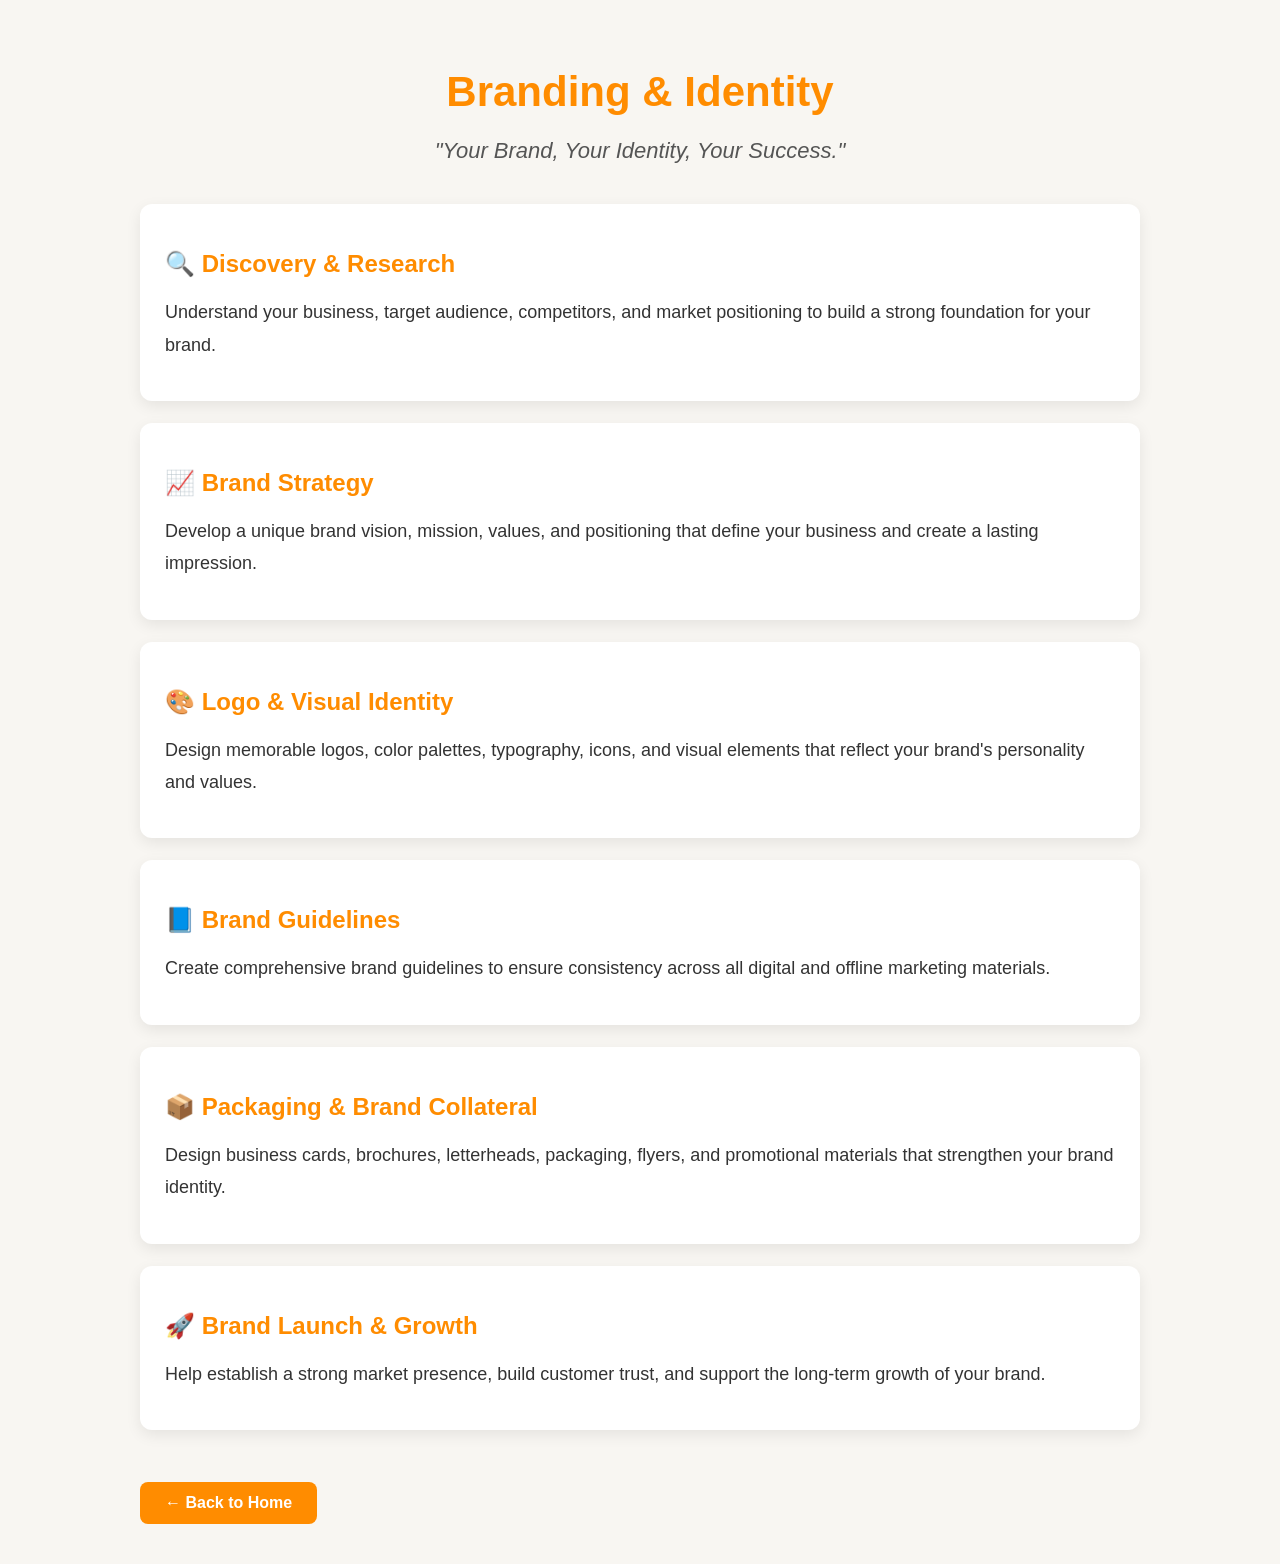
<file: branding.html>
<!DOCTYPE html>
<html lang="en">
<head>
<meta charset="UTF-8">
<meta name="viewport" content="width=device-width, initial-scale=1.0">
<title>Branding & Identity | Varalakshmi Creatives</title>

<style>
body{
    font-family:'Poppins',sans-serif;
    background:#f8f6f2;
    margin:0;
    padding:40px;
}

.container{
    max-width:1000px;
    margin:0 auto;
}

h1{
    text-align:center;
    color:#ff8c00;
    font-size:42px;
    margin-bottom:10px;
}

.tagline{
    text-align:center;
    font-size:22px;
    color:#555;
    margin-bottom:40px;
}

.service-point{
    background:#fff;
    padding:22px 25px;
    margin-bottom:22px;
    border-radius:12px;
    box-shadow:0 5px 15px rgba(0,0,0,.08);
}

.service-point h3{
    color:#ff8c00;
    margin-bottom:10px;
    font-size:24px;
}

.service-point p{
    font-size:18px;
    line-height:1.8;
    color:#333;
}

.back-btn{
    display:inline-block;
    margin-top:30px;
    padding:12px 25px;
    background:#ff8c00;
    color:#fff;
    text-decoration:none;
    border-radius:8px;
    font-weight:600;
    transition:.3s;
}

.back-btn:hover{
    background:#e67e00;
}
</style>

</head>

<body>

<div class="container">

<h1>Branding & Identity</h1>

<p class="tagline"><em>"Your Brand, Your Identity, Your Success."</em></p>

<div class="service-point">
    <h3>🔍 Discovery & Research</h3>
    <p>Understand your business, target audience, competitors, and market positioning to build a strong foundation for your brand.</p>
</div>

<div class="service-point">
    <h3>📈 Brand Strategy</h3>
    <p>Develop a unique brand vision, mission, values, and positioning that define your business and create a lasting impression.</p>
</div>

<div class="service-point">
    <h3>🎨 Logo & Visual Identity</h3>
    <p>Design memorable logos, color palettes, typography, icons, and visual elements that reflect your brand's personality and values.</p>
</div>

<div class="service-point">
    <h3>📘 Brand Guidelines</h3>
    <p>Create comprehensive brand guidelines to ensure consistency across all digital and offline marketing materials.</p>
</div>

<div class="service-point">
    <h3>📦 Packaging & Brand Collateral</h3>
    <p>Design business cards, brochures, letterheads, packaging, flyers, and promotional materials that strengthen your brand identity.</p>
</div>

<div class="service-point">
    <h3>🚀 Brand Launch & Growth</h3>
    <p>Help establish a strong market presence, build customer trust, and support the long-term growth of your brand.</p>
</div>

<a href="index.html" class="back-btn">← Back to Home</a>

</div>

</body>
</html>
</file>
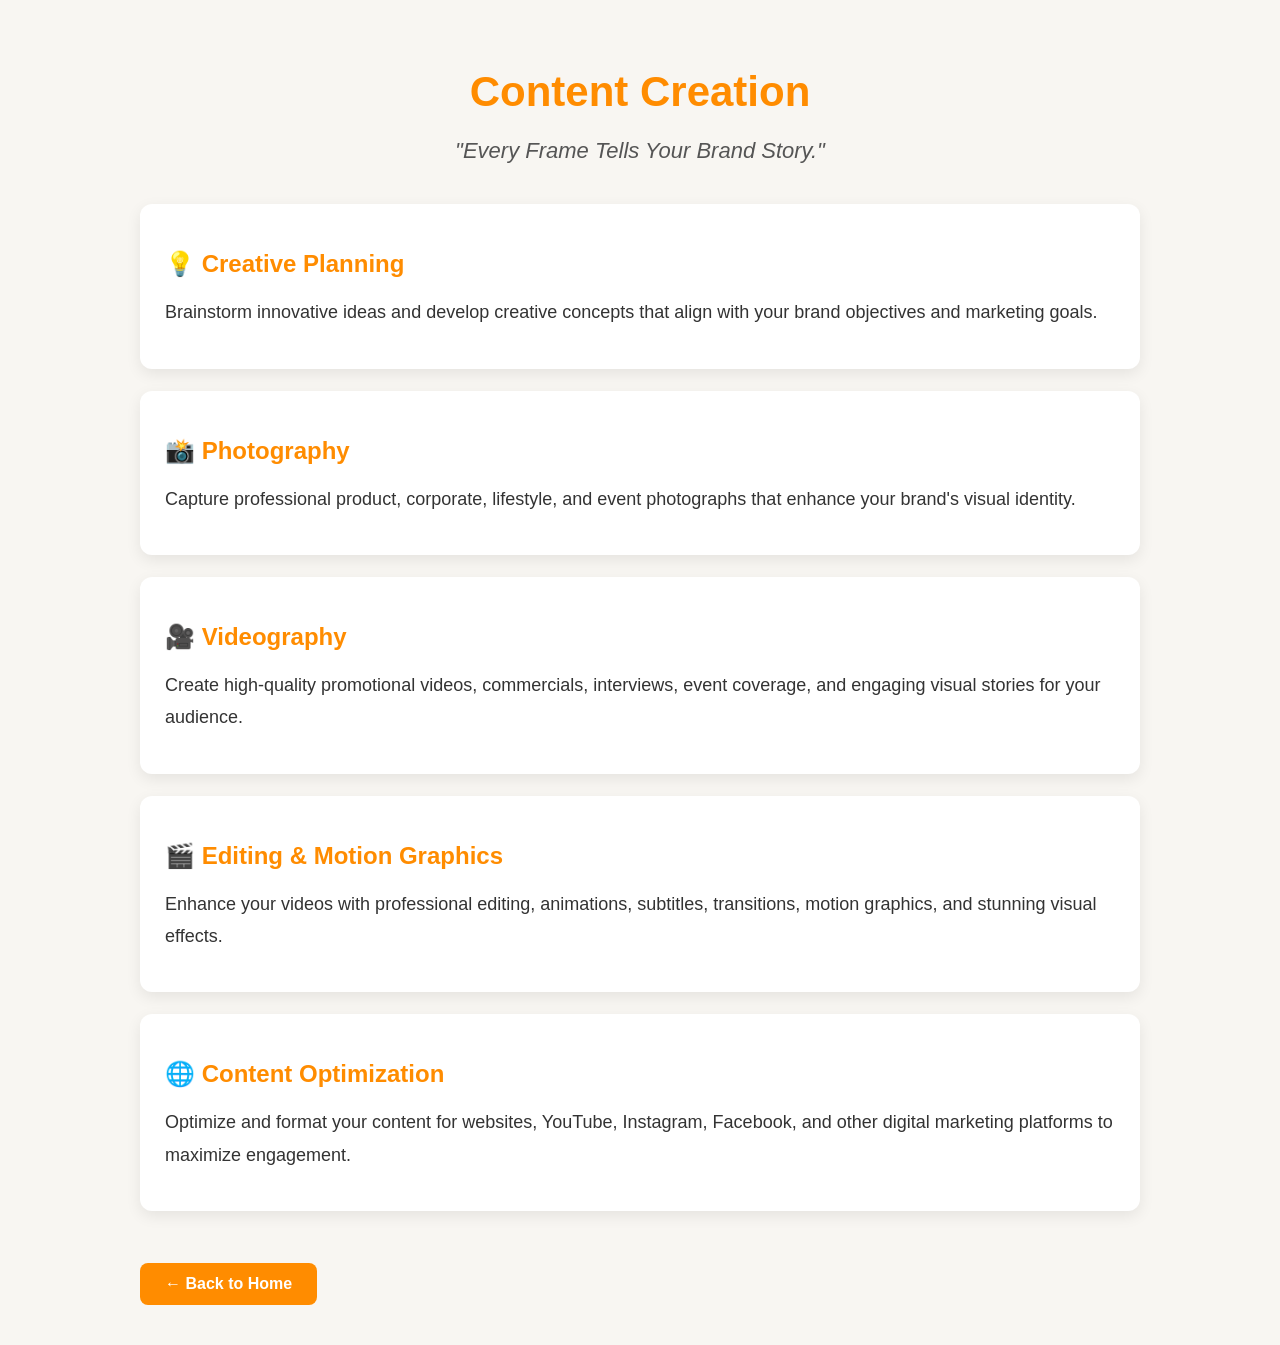
<file: content.html>
<!DOCTYPE html>
<html lang="en">
<head>
<meta charset="UTF-8">
<meta name="viewport" content="width=device-width, initial-scale=1.0">
<title>Content Creation | Varalakshmi Creatives</title>

<style>
body{
    font-family:'Poppins',sans-serif;
    background:#f8f6f2;
    margin:0;
    padding:40px;
}

.container{
    max-width:1000px;
    margin:0 auto;
}

h1{
    text-align:center;
    color:#ff8c00;
    font-size:42px;
    margin-bottom:10px;
}

.tagline{
    text-align:center;
    font-size:22px;
    color:#555;
    margin-bottom:40px;
}

.service-point{
    background:#fff;
    padding:22px 25px;
    margin-bottom:22px;
    border-radius:12px;
    box-shadow:0 5px 15px rgba(0,0,0,.08);
}

.service-point h3{
    color:#ff8c00;
    margin-bottom:10px;
    font-size:24px;
}

.service-point p{
    font-size:18px;
    line-height:1.8;
    color:#333;
}

.back-btn{
    display:inline-block;
    margin-top:30px;
    padding:12px 25px;
    background:#ff8c00;
    color:#fff;
    text-decoration:none;
    border-radius:8px;
    font-weight:600;
    transition:.3s;
}

.back-btn:hover{
    background:#e67e00;
}
</style>

</head>

<body>

<div class="container">

<h1>Content Creation</h1>

<p class="tagline"><em>"Every Frame Tells Your Brand Story."</em></p>

<div class="service-point">
    <h3>💡 Creative Planning</h3>
    <p>Brainstorm innovative ideas and develop creative concepts that align with your brand objectives and marketing goals.</p>
</div>

<div class="service-point">
    <h3>📸 Photography</h3>
    <p>Capture professional product, corporate, lifestyle, and event photographs that enhance your brand's visual identity.</p>
</div>

<div class="service-point">
    <h3>🎥 Videography</h3>
    <p>Create high-quality promotional videos, commercials, interviews, event coverage, and engaging visual stories for your audience.</p>
</div>

<div class="service-point">
    <h3>🎬 Editing & Motion Graphics</h3>
    <p>Enhance your videos with professional editing, animations, subtitles, transitions, motion graphics, and stunning visual effects.</p>
</div>

<div class="service-point">
    <h3>🌐 Content Optimization</h3>
    <p>Optimize and format your content for websites, YouTube, Instagram, Facebook, and other digital marketing platforms to maximize engagement.</p>
</div>

<a href="index.html" class="back-btn">← Back to Home</a>

</div>

</body>
</html>
</file>
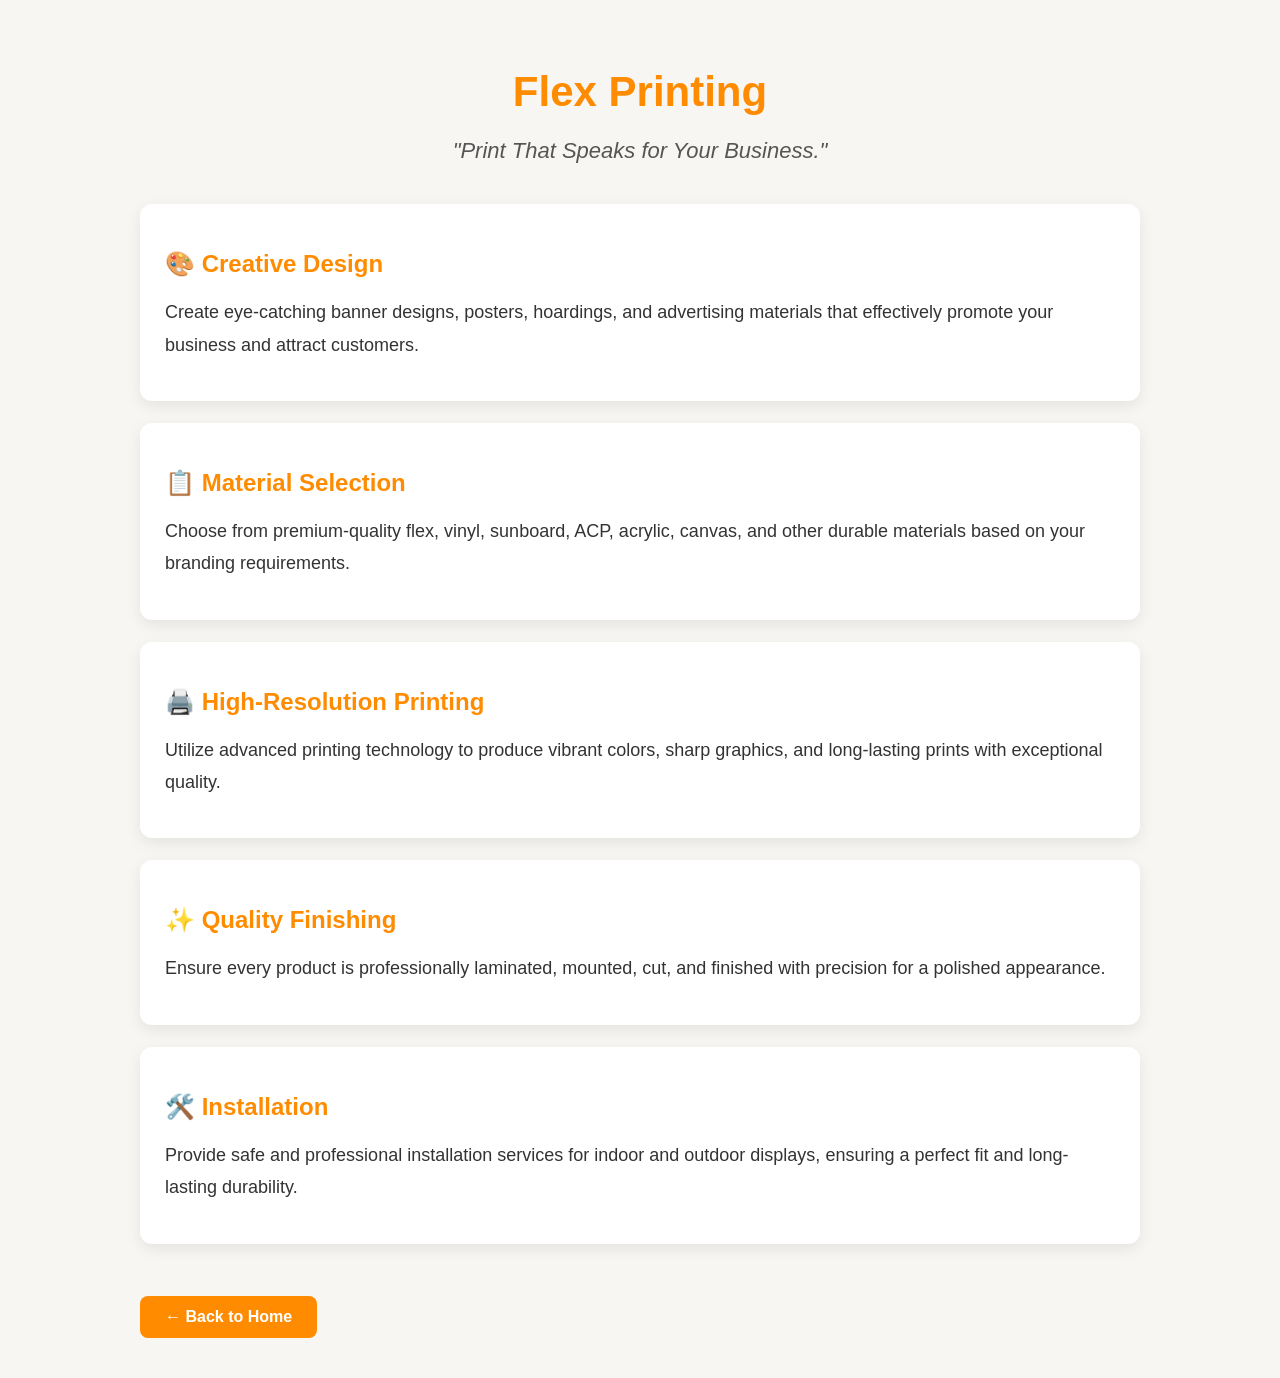
<file: flex.html>
<!DOCTYPE html>
<html lang="en">
<head>
<meta charset="UTF-8">
<meta name="viewport" content="width=device-width, initial-scale=1.0">
<title>Flex Printing | Varalakshmi Creatives</title>

<style>
body{
    font-family:'Poppins',sans-serif;
    background:#f8f6f2;
    margin:0;
    padding:40px;
}

.container{
    max-width:1000px;
    margin:0 auto;
}

h1{
    text-align:center;
    color:#ff8c00;
    font-size:42px;
    margin-bottom:10px;
}

.tagline{
    text-align:center;
    font-size:22px;
    color:#555;
    margin-bottom:40px;
}

.service-point{
    background:#fff;
    padding:22px 25px;
    margin-bottom:22px;
    border-radius:12px;
    box-shadow:0 5px 15px rgba(0,0,0,.08);
}

.service-point h3{
    color:#ff8c00;
    margin-bottom:10px;
    font-size:24px;
}

.service-point p{
    font-size:18px;
    line-height:1.8;
    color:#333;
}

.back-btn{
    display:inline-block;
    margin-top:30px;
    padding:12px 25px;
    background:#ff8c00;
    color:#fff;
    text-decoration:none;
    border-radius:8px;
    font-weight:600;
}

.back-btn:hover{
    background:#e67e00;
}
</style>

</head>

<body>

<div class="container">

<h1>Flex Printing</h1>

<p class="tagline"><em>"Print That Speaks for Your Business."</em></p>

<div class="service-point">
    <h3>🎨 Creative Design</h3>
    <p>Create eye-catching banner designs, posters, hoardings, and advertising materials that effectively promote your business and attract customers.</p>
</div>

<div class="service-point">
    <h3>📋 Material Selection</h3>
    <p>Choose from premium-quality flex, vinyl, sunboard, ACP, acrylic, canvas, and other durable materials based on your branding requirements.</p>
</div>

<div class="service-point">
    <h3>🖨️ High-Resolution Printing</h3>
    <p>Utilize advanced printing technology to produce vibrant colors, sharp graphics, and long-lasting prints with exceptional quality.</p>
</div>

<div class="service-point">
    <h3>✨ Quality Finishing</h3>
    <p>Ensure every product is professionally laminated, mounted, cut, and finished with precision for a polished appearance.</p>
</div>

<div class="service-point">
    <h3>🛠️ Installation</h3>
    <p>Provide safe and professional installation services for indoor and outdoor displays, ensuring a perfect fit and long-lasting durability.</p>
</div>

<a href="index.html" class="back-btn">← Back to Home</a>

</div>

</body>
</html>
</file>
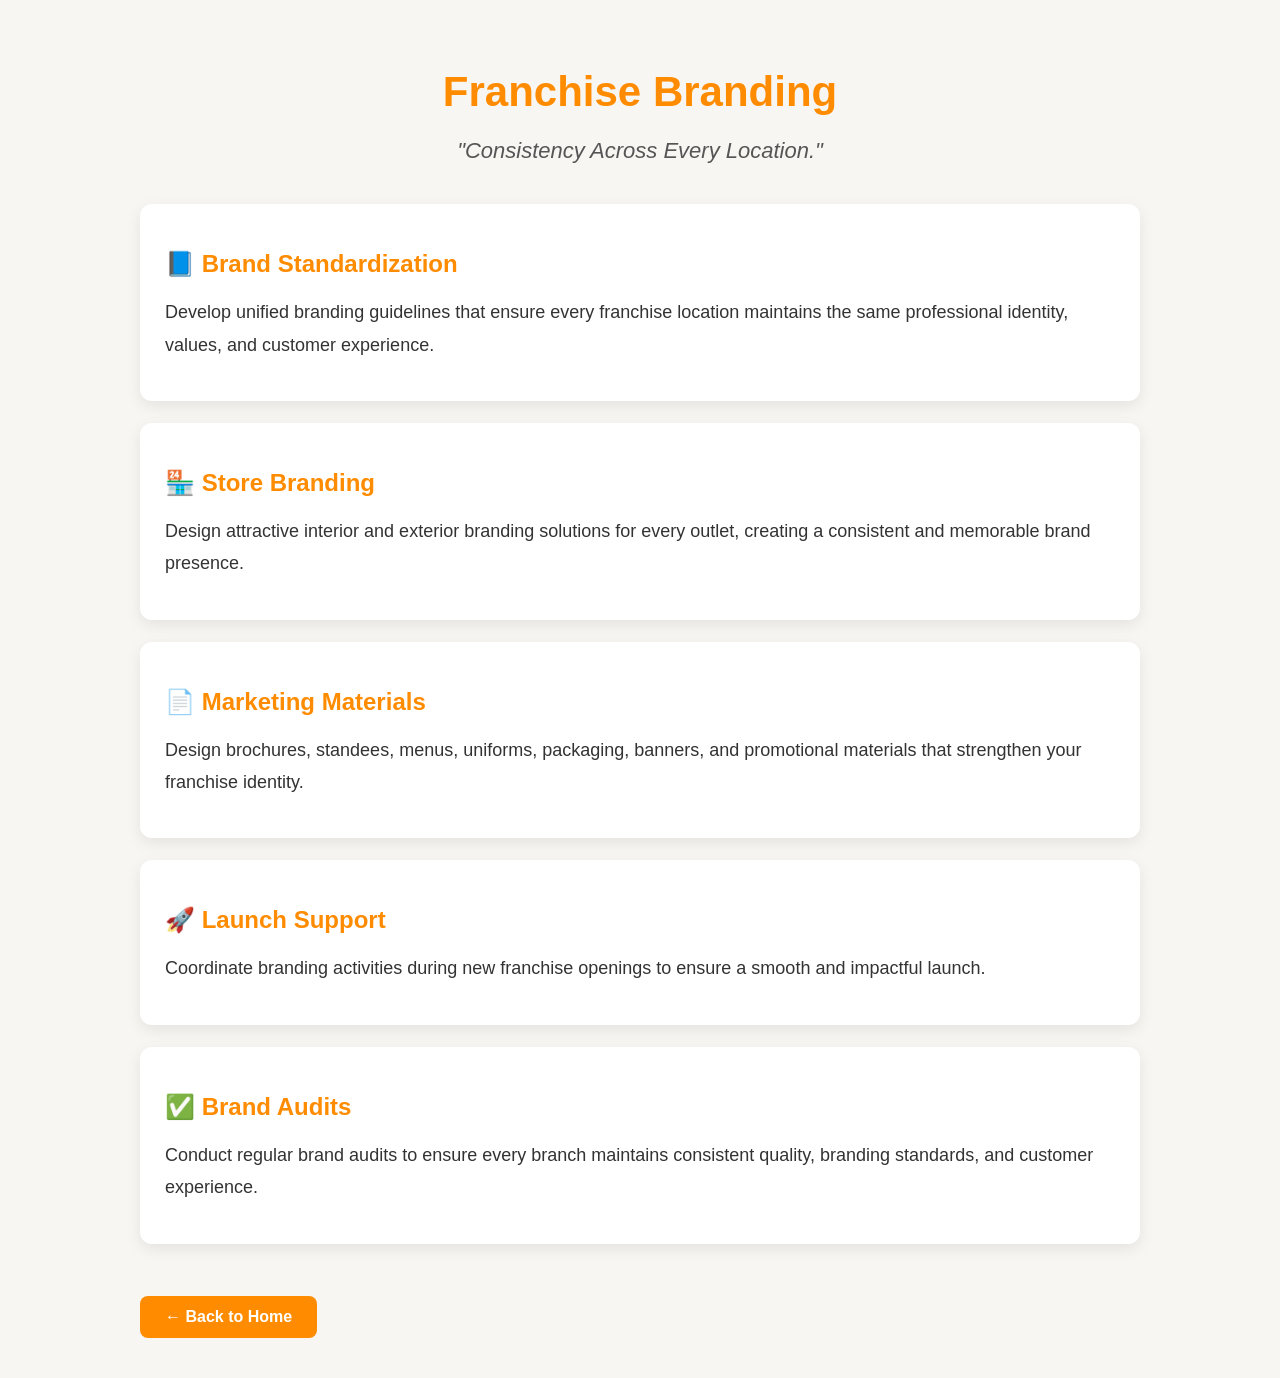
<file: franchise.html>
<!DOCTYPE html>
<html lang="en">
<head>
<meta charset="UTF-8">
<meta name="viewport" content="width=device-width, initial-scale=1.0">
<title>Franchise Branding | Varalakshmi Creatives</title>

<style>
body{
    font-family:'Poppins',sans-serif;
    background:#f8f6f2;
    margin:0;
    padding:40px;
}

.container{
    max-width:1000px;
    margin:0 auto;
}

h1{
    text-align:center;
    color:#ff8c00;
    font-size:42px;
    margin-bottom:10px;
}

.tagline{
    text-align:center;
    font-size:22px;
    color:#555;
    margin-bottom:40px;
}

.service-point{
    background:#fff;
    padding:22px 25px;
    margin-bottom:22px;
    border-radius:12px;
    box-shadow:0 5px 15px rgba(0,0,0,.08);
}

.service-point h3{
    color:#ff8c00;
    margin-bottom:10px;
    font-size:24px;
}

.service-point p{
    font-size:18px;
    line-height:1.8;
    color:#333;
}

.back-btn{
    display:inline-block;
    margin-top:30px;
    padding:12px 25px;
    background:#ff8c00;
    color:#fff;
    text-decoration:none;
    border-radius:8px;
    font-weight:600;
    transition:0.3s;
}

.back-btn:hover{
    background:#e67e00;
}
</style>

</head>

<body>

<div class="container">

<h1>Franchise Branding</h1>

<p class="tagline"><em>"Consistency Across Every Location."</em></p>

<div class="service-point">
    <h3>📘 Brand Standardization</h3>
    <p>Develop unified branding guidelines that ensure every franchise location maintains the same professional identity, values, and customer experience.</p>
</div>

<div class="service-point">
    <h3>🏪 Store Branding</h3>
    <p>Design attractive interior and exterior branding solutions for every outlet, creating a consistent and memorable brand presence.</p>
</div>

<div class="service-point">
    <h3>📄 Marketing Materials</h3>
    <p>Design brochures, standees, menus, uniforms, packaging, banners, and promotional materials that strengthen your franchise identity.</p>
</div>

<div class="service-point">
    <h3>🚀 Launch Support</h3>
    <p>Coordinate branding activities during new franchise openings to ensure a smooth and impactful launch.</p>
</div>

<div class="service-point">
    <h3>✅ Brand Audits</h3>
    <p>Conduct regular brand audits to ensure every branch maintains consistent quality, branding standards, and customer experience.</p>
</div>

<a href="index.html" class="back-btn">← Back to Home</a>

</div>

</body>
</html>
</file>
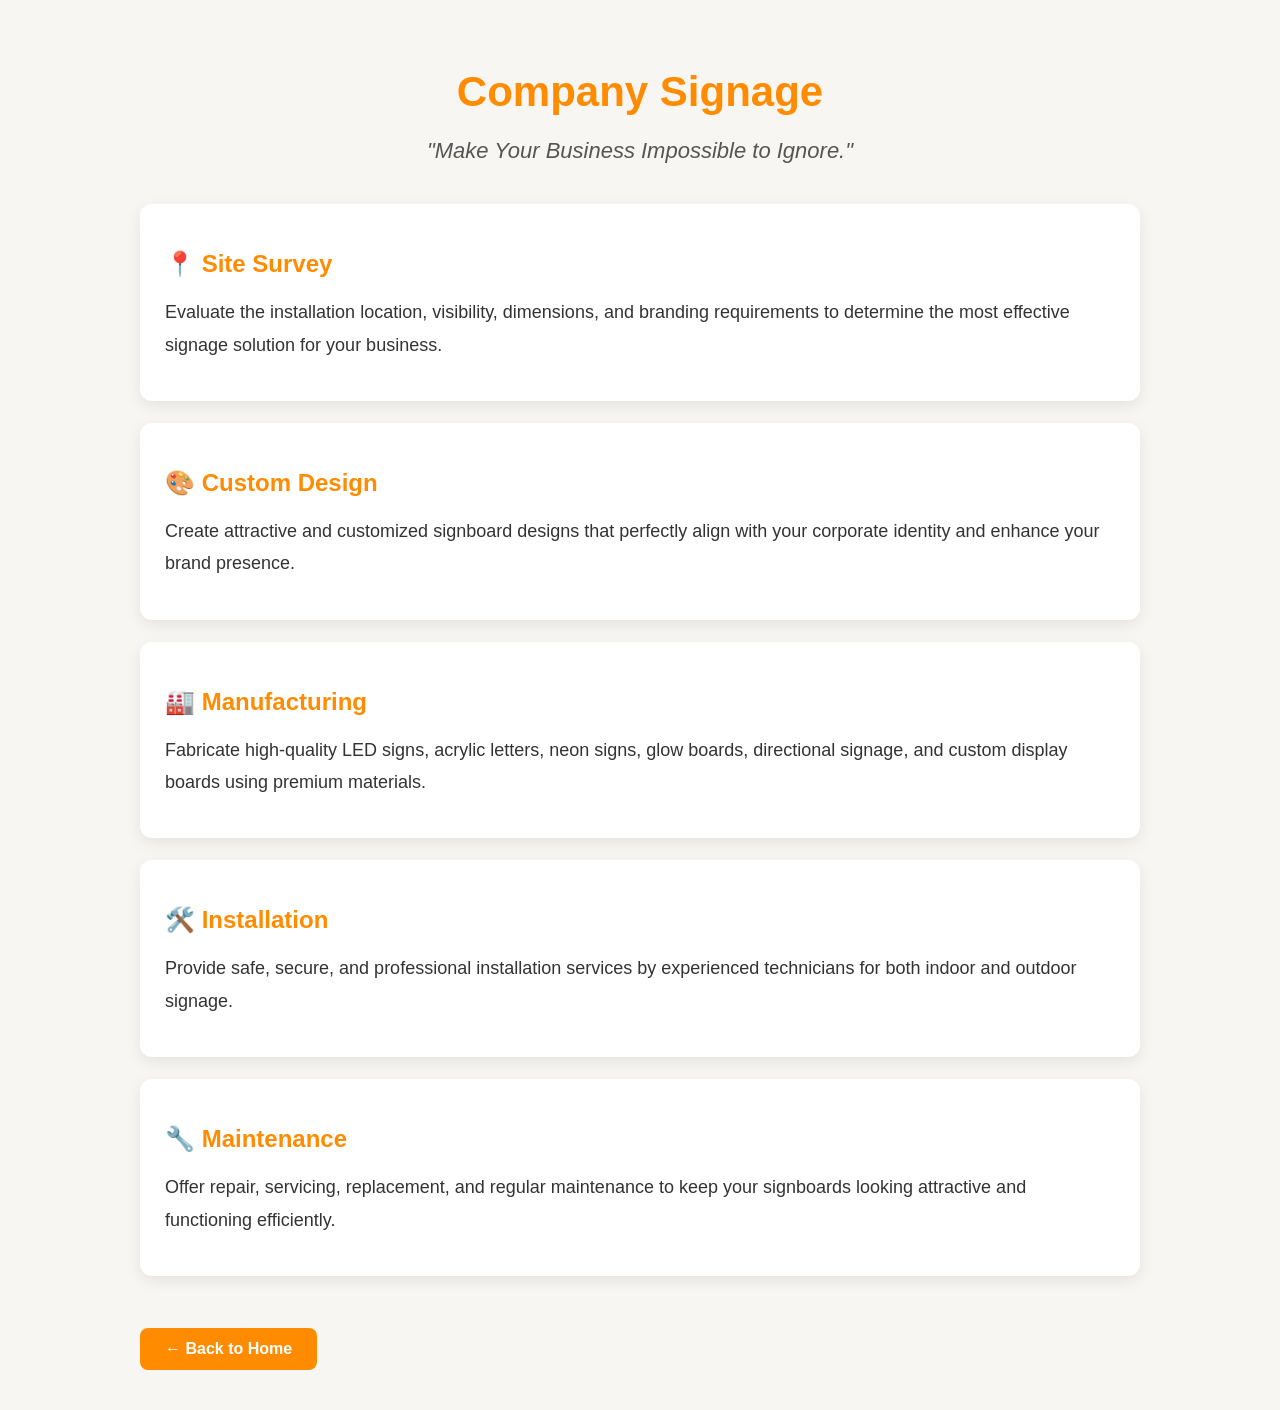
<file: signage.html>
<!DOCTYPE html>
<html lang="en">
<head>
<meta charset="UTF-8">
<meta name="viewport" content="width=device-width, initial-scale=1.0">
<title>Company Signage | Varalakshmi Creatives</title>

<style>
body{
    font-family:'Poppins',sans-serif;
    background:#f8f6f2;
    margin:0;
    padding:40px;
}

.container{
    max-width:1000px;
    margin:0 auto;
}

h1{
    text-align:center;
    color:#ff8c00;
    font-size:42px;
    margin-bottom:10px;
}

.tagline{
    text-align:center;
    font-size:22px;
    color:#555;
    margin-bottom:40px;
}

.service-point{
    background:#fff;
    padding:22px 25px;
    margin-bottom:22px;
    border-radius:12px;
    box-shadow:0 5px 15px rgba(0,0,0,.08);
}

.service-point h3{
    color:#ff8c00;
    margin-bottom:10px;
    font-size:24px;
}

.service-point p{
    font-size:18px;
    line-height:1.8;
    color:#333;
}

.back-btn{
    display:inline-block;
    margin-top:30px;
    padding:12px 25px;
    background:#ff8c00;
    color:#fff;
    text-decoration:none;
    border-radius:8px;
    font-weight:600;
    transition:.3s;
}

.back-btn:hover{
    background:#e67e00;
}
</style>

</head>

<body>

<div class="container">

<h1>Company Signage</h1>

<p class="tagline"><em>"Make Your Business Impossible to Ignore."</em></p>

<div class="service-point">
    <h3>📍 Site Survey</h3>
    <p>Evaluate the installation location, visibility, dimensions, and branding requirements to determine the most effective signage solution for your business.</p>
</div>

<div class="service-point">
    <h3>🎨 Custom Design</h3>
    <p>Create attractive and customized signboard designs that perfectly align with your corporate identity and enhance your brand presence.</p>
</div>

<div class="service-point">
    <h3>🏭 Manufacturing</h3>
    <p>Fabricate high-quality LED signs, acrylic letters, neon signs, glow boards, directional signage, and custom display boards using premium materials.</p>
</div>

<div class="service-point">
    <h3>🛠️ Installation</h3>
    <p>Provide safe, secure, and professional installation services by experienced technicians for both indoor and outdoor signage.</p>
</div>

<div class="service-point">
    <h3>🔧 Maintenance</h3>
    <p>Offer repair, servicing, replacement, and regular maintenance to keep your signboards looking attractive and functioning efficiently.</p>
</div>

<a href="index.html" class="back-btn">← Back to Home</a>

</div>

</body>
</html>
</file>
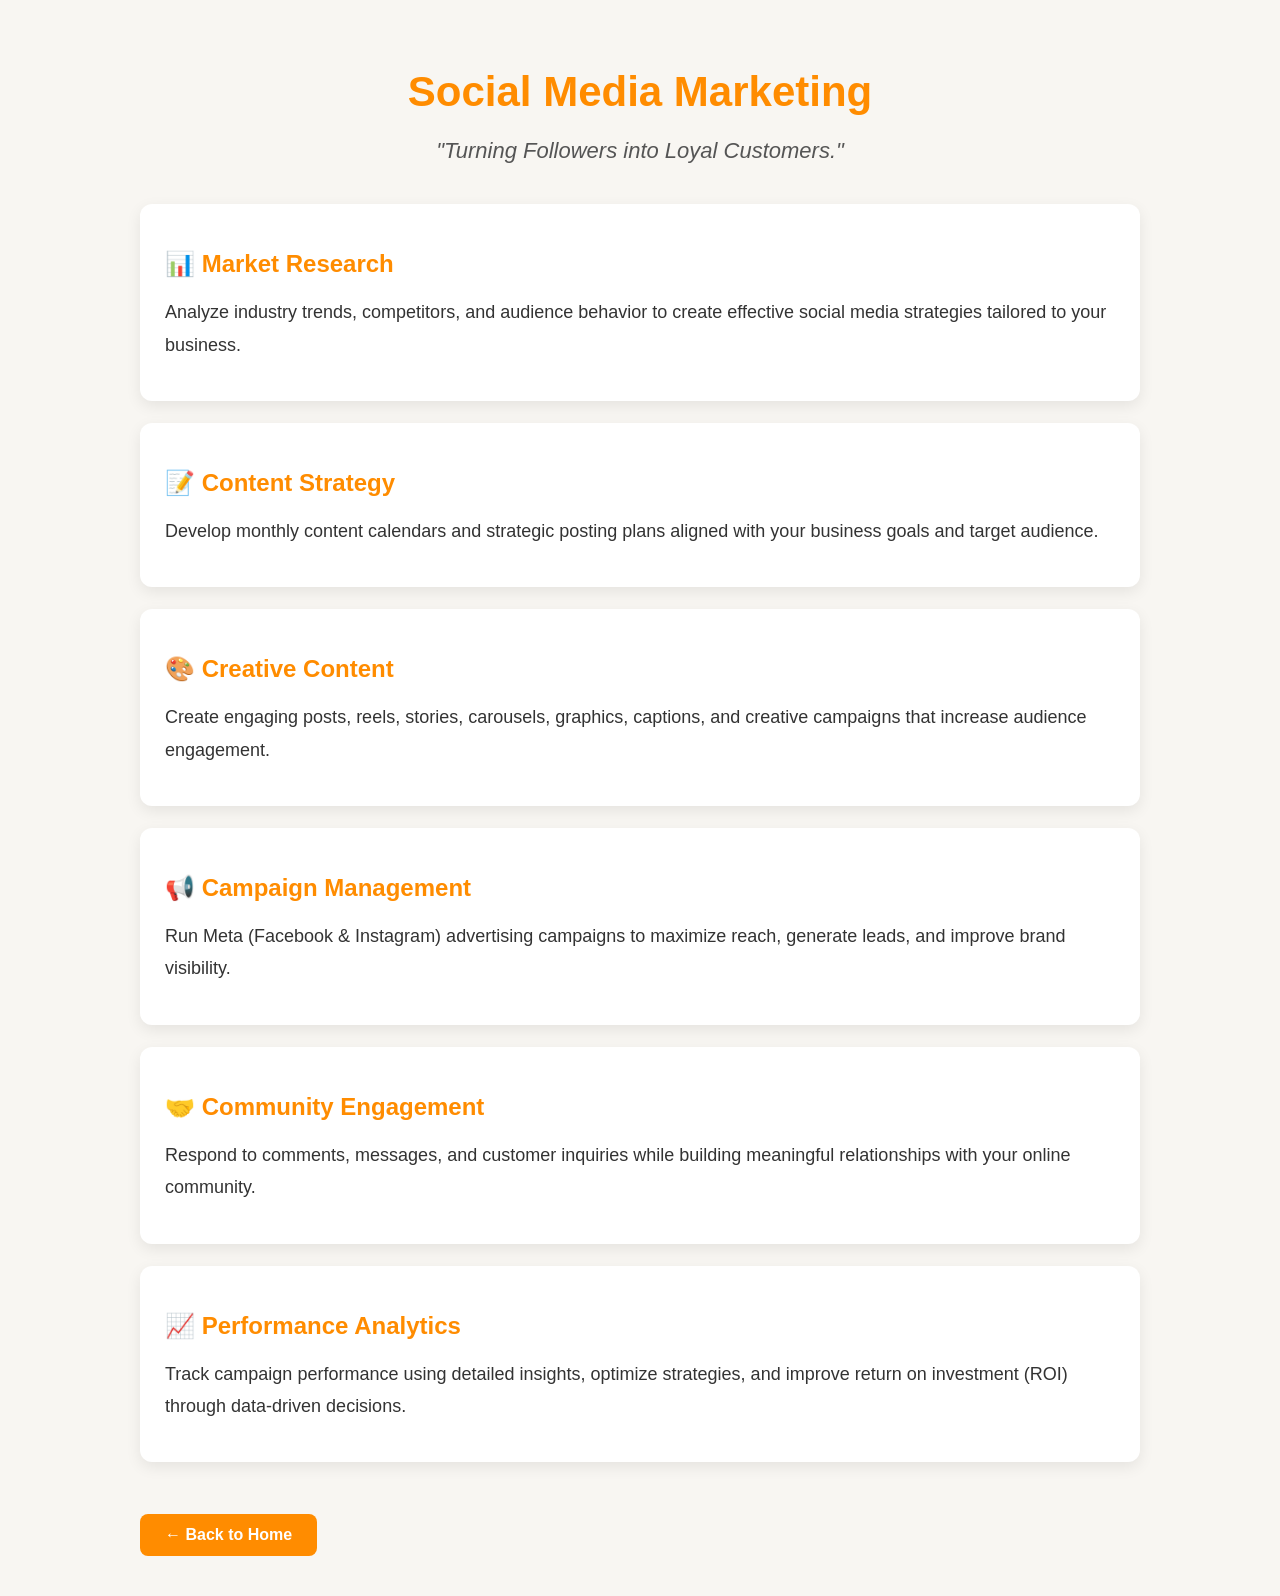
<file: social.html>
<!DOCTYPE html>
<html lang="en">
<head>
<meta charset="UTF-8">
<meta name="viewport" content="width=device-width, initial-scale=1.0">
<title>Social Media Marketing | Varalakshmi Creatives</title>

<style>
body{
    font-family:'Poppins',sans-serif;
    background:#f8f6f2;
    margin:0;
    padding:40px;
}

.container{
    max-width:1000px;
    margin:0 auto;
}

h1{
    text-align:center;
    color:#ff8c00;
    font-size:42px;
    margin-bottom:10px;
}

.tagline{
    text-align:center;
    font-size:22px;
    color:#555;
    margin-bottom:40px;
}

.service-point{
    background:#fff;
    padding:22px 25px;
    margin-bottom:22px;
    border-radius:12px;
    box-shadow:0 5px 15px rgba(0,0,0,.08);
}

.service-point h3{
    color:#ff8c00;
    margin-bottom:10px;
    font-size:24px;
}

.service-point p{
    font-size:18px;
    line-height:1.8;
    color:#333;
}

.back-btn{
    display:inline-block;
    margin-top:30px;
    padding:12px 25px;
    background:#ff8c00;
    color:#fff;
    text-decoration:none;
    border-radius:8px;
    font-weight:600;
    transition:0.3s;
}

.back-btn:hover{
    background:#e67e00;
}
</style>

</head>

<body>

<div class="container">

<h1>Social Media Marketing</h1>

<p class="tagline"><em>"Turning Followers into Loyal Customers."</em></p>

<div class="service-point">
    <h3>📊 Market Research</h3>
    <p>Analyze industry trends, competitors, and audience behavior to create effective social media strategies tailored to your business.</p>
</div>

<div class="service-point">
    <h3>📝 Content Strategy</h3>
    <p>Develop monthly content calendars and strategic posting plans aligned with your business goals and target audience.</p>
</div>

<div class="service-point">
    <h3>🎨 Creative Content</h3>
    <p>Create engaging posts, reels, stories, carousels, graphics, captions, and creative campaigns that increase audience engagement.</p>
</div>

<div class="service-point">
    <h3>📢 Campaign Management</h3>
    <p>Run Meta (Facebook & Instagram) advertising campaigns to maximize reach, generate leads, and improve brand visibility.</p>
</div>

<div class="service-point">
    <h3>🤝 Community Engagement</h3>
    <p>Respond to comments, messages, and customer inquiries while building meaningful relationships with your online community.</p>
</div>

<div class="service-point">
    <h3>📈 Performance Analytics</h3>
    <p>Track campaign performance using detailed insights, optimize strategies, and improve return on investment (ROI) through data-driven decisions.</p>
</div>

<a href="index.html" class="back-btn">← Back to Home</a>

</div>

</body>
</html>
</file>
